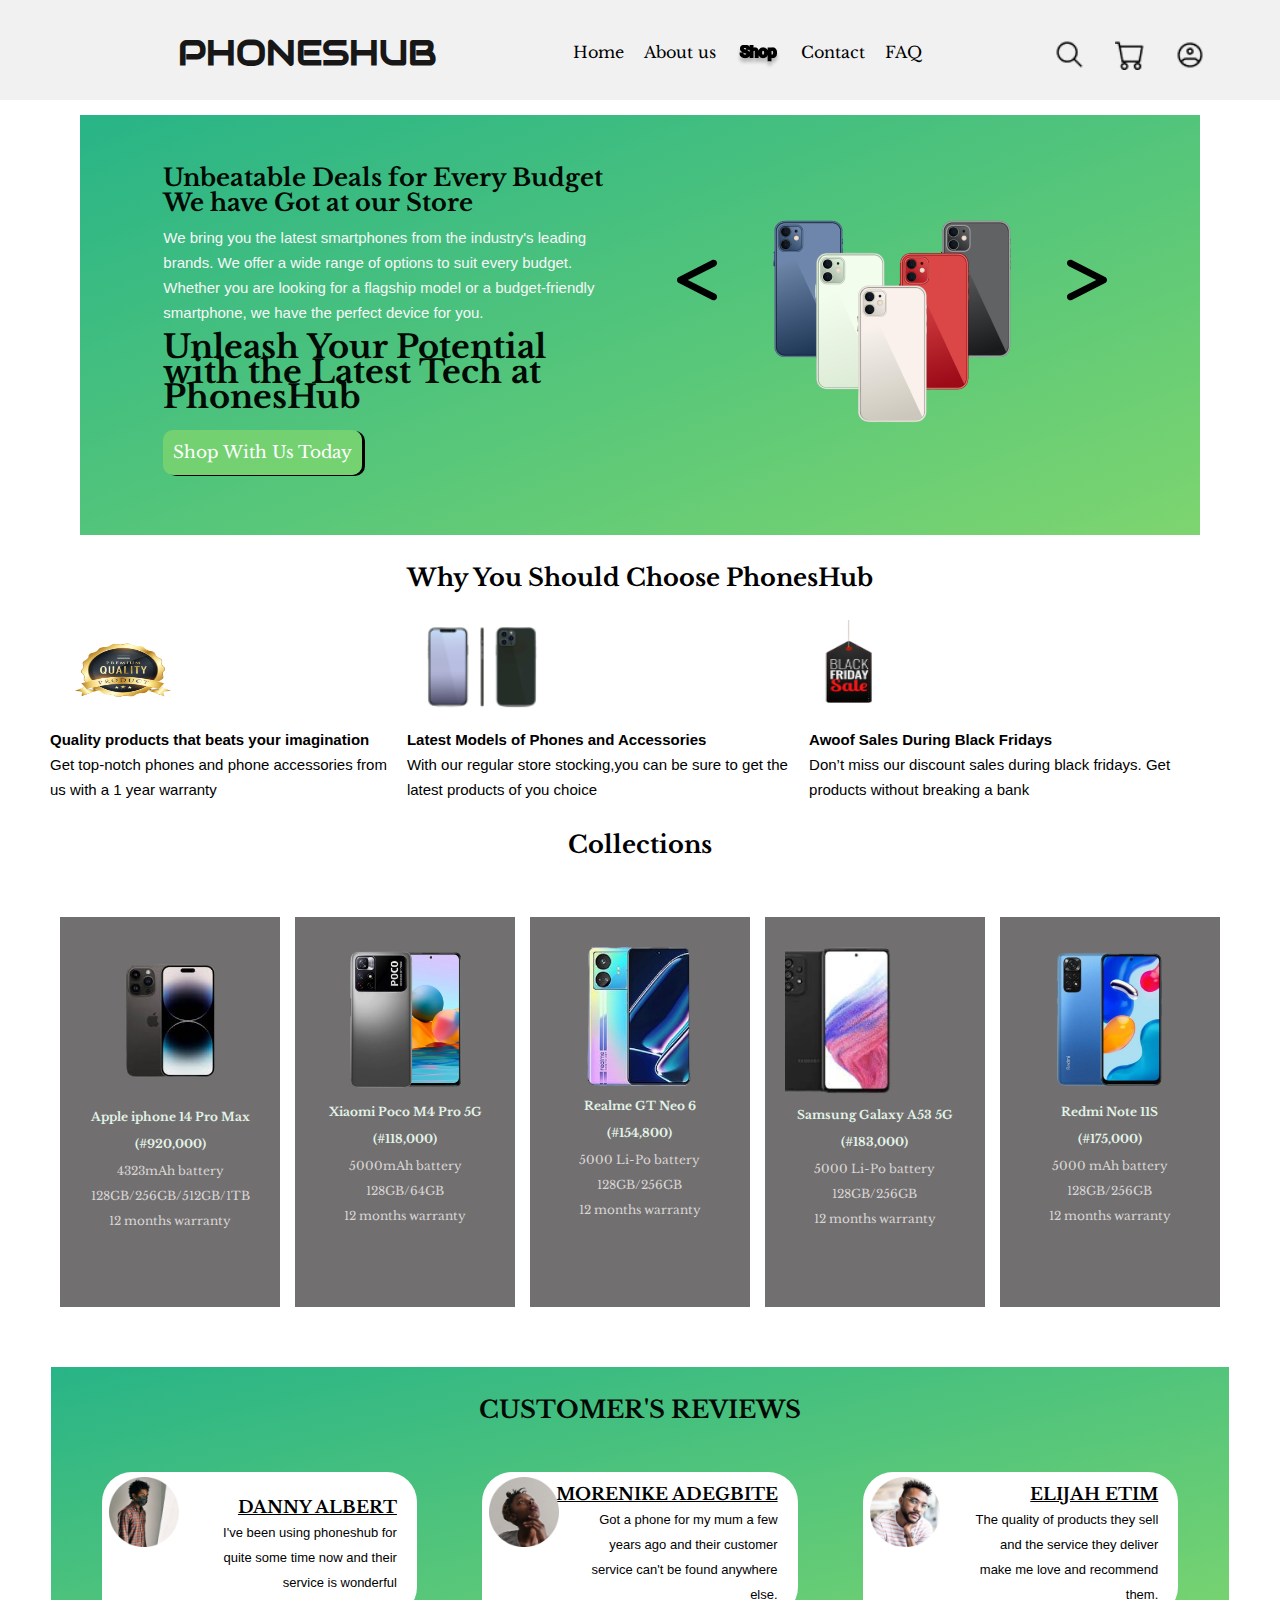
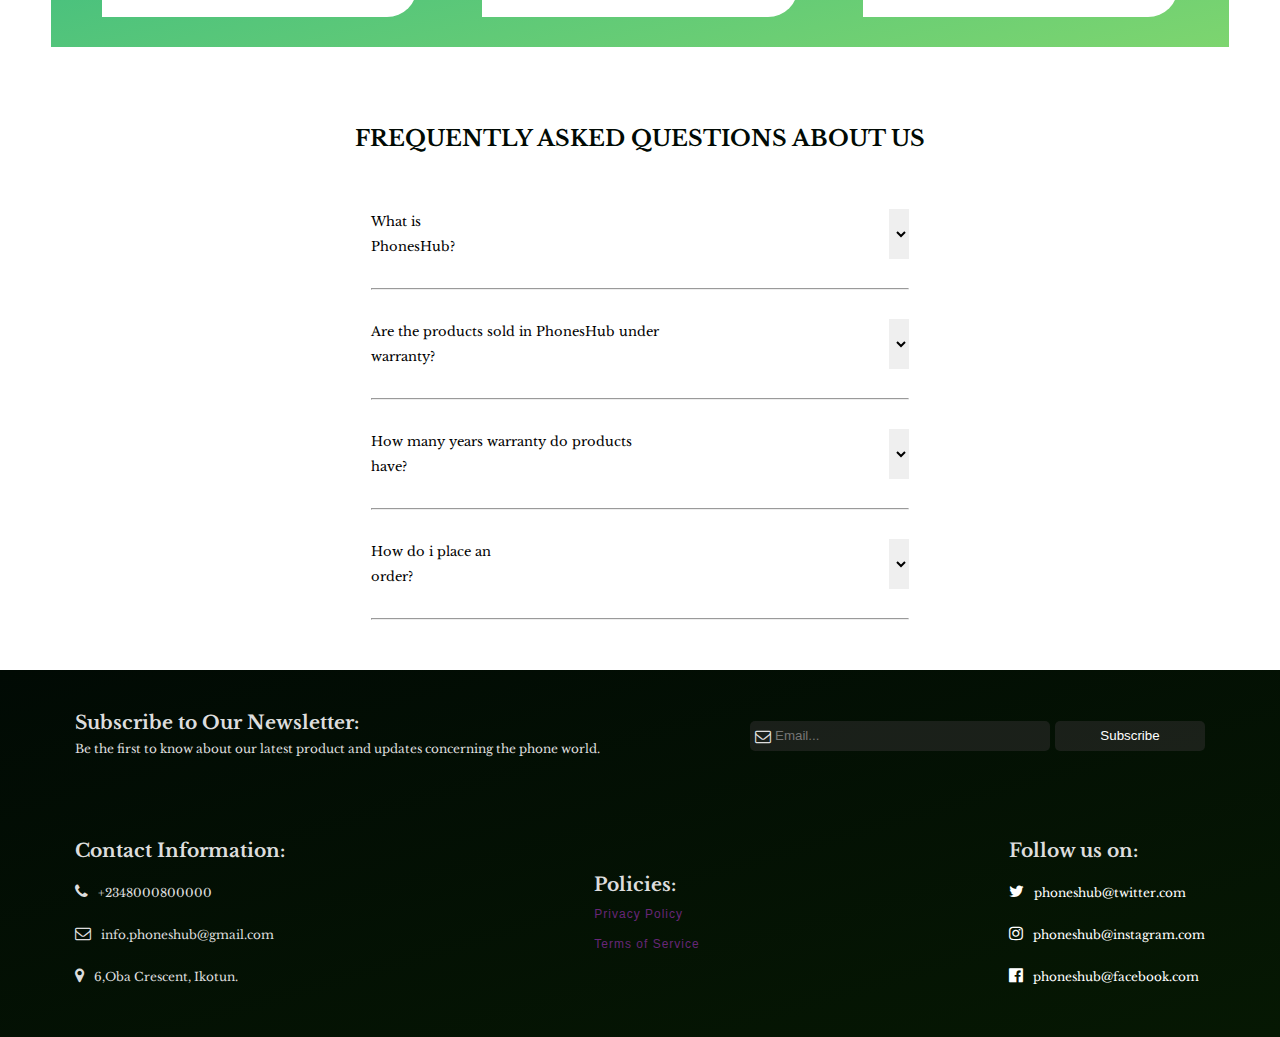
<file: index.html>
<!DOCTYPE html>
<html lang="en">
  <head>
    <meta charset="UTF-8" />
    <meta name="viewport" content="width=device-width, initial-scale=1.0" />
    <link rel="stylesheet" href="css\styles.css" />
    <link rel="shortcut icon" href="images/LOGO/logo.jpg" type="image/x-icon" />
    <link rel="preconnect" href="https://fonts.googleapis.com" />
    <link rel="preconnect" href="https://fonts.gstatic.com" crossorigin />
    <link
      href="https://fonts.googleapis.com/css2?family=Libre+Baskerville:wght@400;700&display=swap"
      rel="stylesheet"
    />
    <link rel="preconnect" href="https://fonts.googleapis.com">
    <link rel="preconnect" href="https://fonts.gstatic.com" crossorigin>
    <link href="https://fonts.googleapis.com/css2?family=Audiowide&display=swap" rel="stylesheet">
    <link rel="stylesheet" href="https://cdnjs.cloudflare.com/ajax/libs/font-awesome/4.7.0/css/font-awesome.min.css" />
    <title>Phones Hub</title>
  </head>
  <body>
    <header>
      <nav class="header-container">
        <div class="menu-bar" onclick="myFunction()">
          <div class="line"></div>
          <div class="line"></div>
          <div class="line"></div>
        </div>
        <a href="#" class="logo">PHONESHUB</a>
        
        <div class="nav-list-items">
          <ul>
            <a href="#home"><li class="nav-list">Home</li></a>
            <a href="#about"><li class="nav-list">About us</li></a>
            <a href="shop.html"><li class="nav-list nav-shop">
                <img src="images/Shop.png" alt="" /></li
            ></a>
            <a href="#contact"><li class="nav-list">Contact</li></a>
            <a href="#faq"><li class="nav-list">FAQ</li></a>
          </ul>
        </div>
        <div class="nav-icons">
          <img src="images/carbon_search.png" alt="" />
          <img src="images/bi_cart.png" alt="" />
          <img src="images/iconamoon_profile-circle-light.png" alt="" />
        </div>
      </nav>
    </header>
    <main>
      <section class="home" id="home">
        <div class="left">
          <h2>Unbeatable Deals for Every Budget We have Got at our Store</h2>
          <p>
            We bring you the latest smartphones from the industry's leading
            brands. We offer a wide range of options to suit every budget.
            Whether you are looking for a flagship model or a budget-friendly
            smartphone, we have the perfect device for you.
          </p>
          <h1>Unleash Your Potential with the Latest Tech at PhonesHub</h1>
          <div class="shop-btn">Shop With Us Today</div>
        </div>
        <div class="home-img-container right">
          <img
            src="images/less-than-solid.svg"
            alt=""
            class="arrow less-than"
          />
          <img src="images/PHONES-removebg-preview 1.png" alt="" />
          <img
            src="images/greater-than-solid.svg"
            alt=""
            class="arrow greater-than"
          />
        </div>
      </section>

      <section class="about" id="about">
        <h2 class="reasons_title">Why You Should Choose PhonesHub</h2>
        <div class="labels">
            <div>
              <img src="images/premium_quality_label.png" alt="Premium Quality Label">
              <h3 class="labels_title">Quality products that beats your imagination</h3>
              <p class="label_text">Get top-notch phones and phone accessories from us with a 1 year warranty</p>
            </div>
            <div>
              <img src="images/phone1.png" alt="">
              <h3 class="labels_title">Latest Models of Phones and Accessories</h3>
              <p class="label_text">With our regular store stocking,you can be sure to get the latest products of you choice</p>
            </div>
            <div>
              <img src="images/black_friday_sales.png" alt="Black Friday's Label">
              <h3 class="labels_title">Awoof Sales During Black Fridays</h3>
              <p class="label_text">Don’t miss our discount sales during black fridays. Get products without breaking a bank</p>
            </div>
        </div>
      </section>

      <section id="shop">
        <h2>Collections</h2>
        <div class="shop-items-container shop">
          <div class="shop-items item-1">
            <div class="shop-img-container">
              <img src="images/iphone_14_pro_max.png" alt="" />
            </div>
            <h3>Apple iphone 14 Pro Max</h3>
            <h3 class="price">(#920,000)</h3>
            <span class="shop-items-spec">4323mAh battery</span>
            <span class="shop-items-spec">128GB/256GB/512GB/1TB</span>
            <span class="shop-items-spec">12 months warranty</span>
          </div>
          <div class="shop-items item-2">
            <div class="shop-img-container">
              <img src="images/poco_m4_pro_5g.png" alt="" />
            </div>
            <h3>Xiaomi Poco M4 Pro 5G</h3>
            <h3 class="price">(#118,000)</h3>
            <span class="shop-items-spec">5000mAh battery</span>
            <span class="shop-items-spec">128GB/64GB</span>
            <span class="shop-items-spec">12 months warranty</span>
          </div>
          <div class="shop-items item-3">
            <div class="shop-img-container">
              <img src="images/realme-gt-neo5.png" alt="" />
            </div>
            <h3>Realme GT Neo 6</h3>
            <h3 class="price">(#154,800)</h3>
            <span class="shop-items-spec">5000 Li-Po battery</span>
            <span class="shop-items-spec">128GB/256GB</span>
            <span class="shop-items-spec">12 months warranty</span>
          </div>
          <div class="shop-items item-4">
            <div class="shop-img-container">
              <img src="images/samsung_galaxy_a53.png" alt="" />
            </div>
            <h3>Samsung Galaxy A53 5G</h3>
            <h3 class="price">(#183,000)</h3>
            <span class="shop-items-spec">5000 Li-Po battery</span>
            <span class="shop-items-spec">128GB/256GB</span>
            <span class="shop-items-spec">12 months warranty</span>
          </div>
          <div class="shop-items item-5">
            <div class="shop-img-container">
              <img src="images/redminote11stwilightblue2.png" alt="" />
            </div>
            <h3>Redmi Note 11S</h3>
            <h3 class="price">(#175,000)</h3>
            <span class="shop-items-spec">5000 mAh battery</span>
            <span class="shop-items-spec">128GB/256GB</span>
            <span class="shop-items-spec">12 months warranty</span>
          </div>
        </div>
      </section>
      <section class="review" id="review">
        <h2>CUSTOMER'S REVIEWS</h2>
        <div class="customers-review-container">
          <div class="customer-review">
            <div>
              <img src="images/customer-1.png" alt="" />
            </div>
            <div>
              <h3>DANNY ALBERT</h3>
              <p>
                I've been using phoneshub for quite some time now and their
                service is wonderful
              </p>
            </div>
          </div>
          <div class="customer-review">
            <img src="images/customer-2.png" alt="" />
            <div>
              <h3>MORENIKE ADEGBITE</h3>
              <p>
                Got a phone for my mum a few years ago and their customer
                service can't be found anywhere else.
              </p>
            </div>
          </div>
          <div class="customer-review">
            <img src="images/customer-3.png" alt="" />
            <div>
              <h3>ELIJAH ETIM</h3>
              <p>
                The quality of products they sell and the service they deliver
                make me love and recommend them.
              </p>
            </div>
          </div>
        </div>
      </section>
      <section class="faq" id="faq">
        <div class="faq-container">
          <h2>FREQUENTLY ASKED QUESTIONS ABOUT US</h2>
          <div>
            <span class="what">What is PhonesHub?</span>
            <select name="what" id="one"></select>
          </div>
          <hr />
          <div>
            <span class="what"
              >Are the products sold in PhonesHub under warranty?</span
            >
            <select name="what" id="two"></select>
          </div>
          <hr />
          <div>
            <span class="what">How many years warranty do products have?</span>
            <select name="what" id="three"></select>
          </div>
          <hr />
          <div>
            <span class="what">How do i place an order?</span>
            <select name="what" id="four"></select>
          </div>
          <hr />
        </div>
      </section>
    </main>
    <footer id="contact">
      <div class="footer-container">
        <div class="upper-container">
          <div class="subscribe">
            <h3>Subscribe to Our Newsletter:</h3>
            <span
              >Be the first to know about our latest product and updates
              concerning the phone world.
            </span>
          </div>
          
          <div class="input-field">
            <i class="fa fa-envelope-o" aria-hidden="true"> </i>
            <input type="email" name="" id="email" placeholder= "Email..." >
            <input type="submit" value="Subscribe" id="submit">
          </div>
        </div>

        <div class="lower-container">
          <div class="contact">
            <h3>Contact Information:</h3>
            <div class="phone-no">
              <i class="fa fa-phone" aria-hidden="true"></i>
              <span> +2348000800000</span>
            </div>
            <div class="email-address">
              <i class="fa fa-envelope-o" aria-hidden="true"></i>
              <span class="email">info.phoneshub@gmail.com</span>
            </div>
            <div class="address">
              <i class="fa fa-map-marker" aria-hidden="true"></i>
              <span>6,Oba Crescent, Ikotun.</span>
            </div>
          </div>
          <div class="policy">
            <h3>Policies:</h3>
            <p><a href="#">Privacy Policy</a></p>
		        <p><a href="#">Terms of Service</a></p>
          </div>
          <div class="social-media contact">
            <h3>Follow us on:</h3>
            <div class="twitter">
              <a href="#">
                <i class="fa fa-twitter" aria-hidden="true"></i>
                <span>phoneshub@twitter.com</span>
              </a>
            </div>
            <div class="instagram">
              <a href="#">
                <i class="fa fa-instagram" aria-hidden="true"></i>
                <span>phoneshub@instagram.com</span>
              </a>
            </div>
            <div class="facebook">
              <a href="#">
                <i class="fa fa-facebook-official" aria-hidden="true"></i>
                <span>phoneshub@facebook.com</span>
              </a>
            </div>
          </div>
        </div>
      </div>
    </footer>
  </body>
</html>
</file>
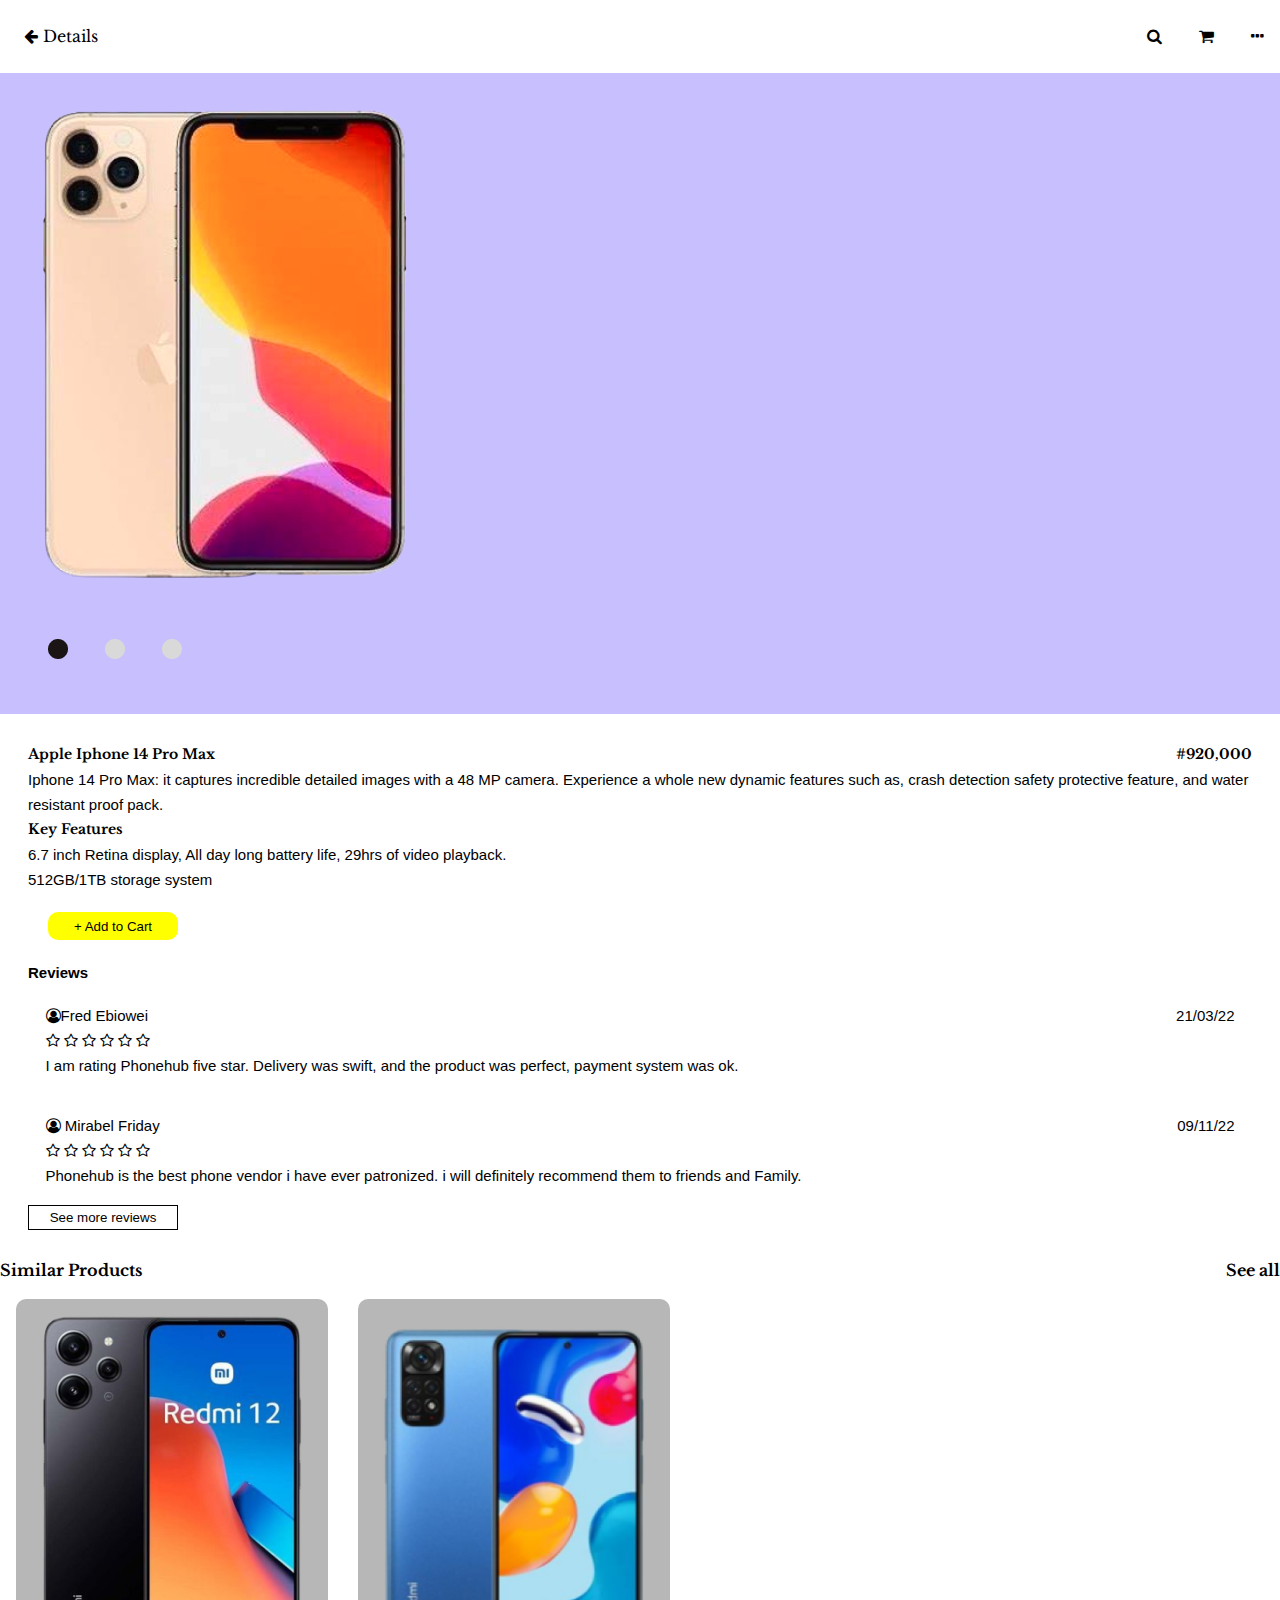
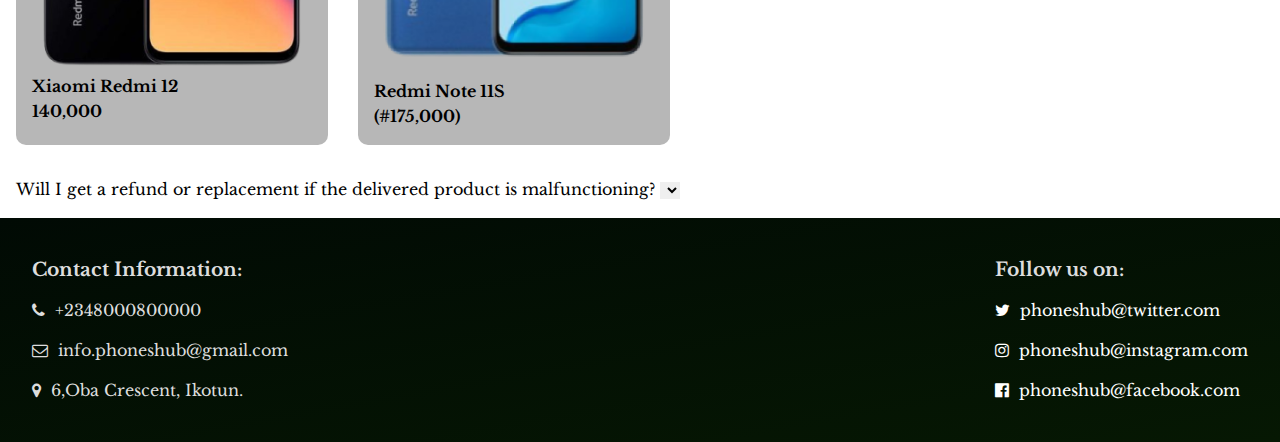
<file: shop.html>
<!DOCTYPE html>
<html lang="en">
<head>
    <meta charset="UTF-8">
    <meta name="viewport" content="width=device-width, initial-scale=1.0">
    <link rel="stylesheet" href="css/styles.css">
    <link rel="preconnect" href="https://fonts.googleapis.com" />
    <link rel="preconnect" href="https://fonts.gstatic.com" crossorigin />
    <link
      href="https://fonts.googleapis.com/css2?family=Libre+Baskerville:wght@400;700&display=swap"
      rel="stylesheet"
    />
    <link rel="stylesheet" href="https://cdnjs.cloudflare.com/ajax/libs/font-awesome/4.7.0/css/font-awesome.min.css" />
    <title>Shop with us</title>
</head>
<body>
    <header>
        <nav>
            <div class="shop-nav">
                <div class="left-nav">
                    <i class="fa fa-arrow-left" aria-hidden="true"></i>
                    <span>Details</span>
                </div>
                <div class="right-nav">
                    <ul>
                        <li class="nav-list"><i class="fa fa-search" aria-hidden="true"></i></li>
                        <li class="nav-list"><i class="fa fa-shopping-cart" aria-hidden="true"></i></li>
                        <li class="nav-list"><i class="fa fa-ellipsis-h" aria-hidden="true"></i></li>
                    </ul>
                </div>
            </div>
        </nav>
    </header>

    <main>
        <div class="details">
            <div>
                <img src="images/image10.png" alt="">
            </div> 
            <div class="ellipse-img">
                <img src="images/Ellipse3.png" alt="">
                <img src="images/Ellipse4.png" alt="">
                <img src="images/Ellipse4.png" alt="">
            </div>
        </div>

        <section class="features">
            <div>
                <div class="apple">
                    <div><b>Apple Iphone 14 Pro Max</b></div>
                    <div><b>#920,000</b></div>
                </div>
                <p>
                    Iphone 14 Pro Max: it captures incredible detailed images with a 48 MP camera. Experience a whole new dynamic features such as, crash detection safety protective feature, and water resistant proof pack.
                </p>

                <b class="key_features">Key Features</b>
                <p>6.7 inch Retina display, All day long  battery life, 29hrs of video playback. <br />512GB/1TB storage system</p>
            </div>
    
            <button class="cart-btn"> + Add to Cart</button>
            <p><b>Reviews</b></p>
            <div class="ratings">
                <div> 
                    <p><i class="fa fa-user-circle-o" aria-hidden="true"></i>Fred Ebiowei</p>
                    <p class="rated-reviews">
                        <i class="fa fa-star-o" aria-hidden="true"></i>
                        <i class="fa fa-star-o" aria-hidden="true"></i>
                        <i class="fa fa-star-o" aria-hidden="true"></i>
                        <i class="fa fa-star-o" aria-hidden="true"></i>
                        <i class="fa fa-star-o" aria-hidden="true"></i>
                        <i class="fa fa-star-o" aria-hidden="true"></i>
                   </p>
                   <p class="rated-reviews">
                    I am rating Phonehub five star. Delivery was swift, and the product was perfect, payment system was ok. 
                   </p>
                </div>
                <div><p class="review-date">21/03/22</p></div>
            </div>

            <div class="ratings">
                <div>
                    <p><i class="fa fa-user-circle-o" aria-hidden="true"></i> Mirabel Friday</p>
                    <p class="rated-reviews">
                        <i class="fa fa-star-o" aria-hidden="true"></i>
                        <i class="fa fa-star-o" aria-hidden="true"></i>
                        <i class="fa fa-star-o" aria-hidden="true"></i>
                        <i class="fa fa-star-o" aria-hidden="true"></i>
                        <i class="fa fa-star-o" aria-hidden="true"></i>
                        <i class="fa fa-star-o" aria-hidden="true"></i>
                   </p>
                   <p class="rated-reviews">
                    Phonehub is the best phone vendor i have ever patronized. i will definitely recommend them to friends and Family.
                   </p>
                </div>
                <div><p class="review-date">09/11/22</p></div>
            </div>
            <button class="reviews-btn">See more reviews</button>
        </section>

        <section class="other-products">
            <!-- <h3>Similar Products <span class="review-date">See all</span></h3> -->
            <div class="apple">
                <div><b>Similar Products</b></div>
                <div><b>See all </b></div>
            </div>

            <div class="similar-phones">
                <div>
                    <img src="images/image5.png" alt="">
                    <span class="names">Xiaomi Redmi 12</span>
                    <span class="names">140,000</span>
                </div>
                <div>
                    <img src="images/image7.png" alt="">
                    <span class="names">Redmi Note 11S</span>
                    <span class="names">(#175,000)</span>
                </div>
            </div>

            <div class="question">
                <span class="what">Will I get a refund or replacement if the delivered product is malfunctioning?</span>
                <select name="what" id="five"></select>
            </div>
        </section>
    </main>

    <footer>
        <div class="lower-container details-footer">
            <div class="contact">
              <h3>Contact Information:</h3>
              <div class="phone-no">
                <i class="fa fa-phone" aria-hidden="true"></i>
                <span> +2348000800000</span>
              </div>
              <div class="email-address">
                <i class="fa fa-envelope-o" aria-hidden="true"></i>
                <span class="email">info.phoneshub@gmail.com</span>
              </div>
              <div class="address">
                <i class="fa fa-map-marker" aria-hidden="true"></i>
                <span>6,Oba Crescent, Ikotun.</span>
              </div>
            </div>
            <div class="social-media contact">
                <h3>Follow us on:</h3>
                <div class="twitter">
                  <a href="#">
                    <i class="fa fa-twitter" aria-hidden="true"></i>
                    <span>phoneshub@twitter.com</span>
                  </a>
                </div>
                <div class="instagram">
                  <a href="#">
                    <i class="fa fa-instagram" aria-hidden="true"></i>
                    <span>phoneshub@instagram.com</span>
                  </a>
                </div>
                <div class="facebook">
                  <a href="#">
                    <i class="fa fa-facebook-official" aria-hidden="true"></i>
                    <span>phoneshub@facebook.com</span>
                  </a>
                </div>
            </div>
        </div>
    </footer>
</body>
</html>
</file>
<file: css/styles.css>
* {
  box-sizing: border-box;
  margin: 0;
  padding: 0;
}

body {
  height: 100vh;
  width: 100%;
  background-color: white;
  font-family: "Libre Baskerville", serif;
  line-height: 25px;
  position: absolute;
}

/** navBar **/

.header-container {
  position: fixed;
  top: 0;
  background-color: #f1f1f2;
  height: 100px;
  width: 100%;
  padding: 0 60px;
  display: flex;
  justify-content: space-between;
  z-index: 1;
}

.logo {
  text-decoration: none;
  margin: 40px 20px;
  color: #171717;
  font-size: 35px;
  font-style: normal;
  font-weight: 900;
  font-family: "Audiowide", cursive;
}

.nav-list-items ul {
  display: flex;
  flex-direction: row;
  justify-content: space-evenly;
  gap: 20px;
  margin: 40px 20px;
}

.nav-list-items ul > a {
  text-decoration: none;
}

.nav-list {
  list-style-type: none;
  color: black;
  transition: 0.4s;
}

.nav-list:hover {
  cursor: pointer;
  background-color: #75d272;
  color: white;
  padding: 3px 10px;
  border-radius: 3px;
  box-shadow: black 1px 1px;
}

.nav-list:active {
  box-shadow: none;
  background-color: rgba(125, 213, 111, 0.7);
  transition: all ease-in-out 0.3s;
}

.nav-list-items ul .nav-shop {
  margin-top: 5px;
  height: 25px;
}

.nav-icons {
  display: flex;
  justify-content: space-evenly;
}

.nav-icons img {
  width: 30px;
  height: 30px;
  margin: 40px 15px;
}

.nav-icons img:hover {
  transform: scale(1.1);
  cursor: pointer;
}

/** Section-one - home **/

.home {
  background: linear-gradient(to left top, #7dd56f, #28b487);
  margin: 115px 80px 20px;
  display: flex;
  padding: 50px 10px;
  justify-content: space-evenly;
}

.left,
.right {
  width: 40%;
  color: rgb(1, 10, 4);
}

.home-img-container {
  display: flex;
  align-items: center;
  gap: 50px;
}

.right > img {
  width: 250px;
}

.right > .arrow {
  width: 40px;
  margin-bottom: 90px;
}

.left {
  display: flex;
  flex-direction: column;
  justify-content: space-evenly;
  gap: 10px;
}

.home > .left > p {
  color: #f7f7f7;
}

.home > .left > .shop-btn {
  color: white;
  background-color: rgba(125, 213, 111, 0.8);
  width: fit-content;
  padding: 10px;
  border-radius: 10px;
  margin: 10px 0;
  font-size: 17px;
  box-shadow: black 3px 1px;
  transition: 0.4s;
}

.home > .left > .shop-btn:hover {
  background-color: rgba(125, 213, 111, 0.5);
  cursor: pointer;
}

.home > .left > .shop-btn:active {
  box-shadow: none;
}

/** Section-two - about us **/
.about-container {
  display: grid;
  grid-template-columns: repeat(3, 1fr);
  grid-auto-rows: minmax(150px, auto);
  align-items: space-evenly;
  justify-items: center;
  padding: 0 60px 60px;
  margin: 10px 80px;
}

.about h2 {
  text-align: center;
  margin: 30px auto;
}
.labels {
  display:flex;
justify-content: center;
align-items: center;
gap: 1em;
width: 90%;
margin: 30px 10px 30px 50px;
}
.labels img {
  width: 150px;
  height: 100px;
}
.labels h3, p {
  font-family: Verdana, Geneva, Tahoma, sans-serif;
  font-size: 15px;
}

/** Section-three - shop **/
.shop {
  display: flex;
  align-items: center;
  justify-content: space-between;
  margin: 60px;
}

#shop h2 {
  text-align: center;
  font-weight: bold;
}

#shop h3 {
  text-align: center;
  margin-bottom: 2px;
  font-weight: bold;
  color: #e3f3e8;
}

.shop-items {
  background-color: rgba(77, 75, 75, 0.8);
  color: rgb(216, 213, 213);
  padding: 30px 20px 0;
  min-width: 19%;
  min-height: 390px;
  transition: all 0.5s;
}

.shop-items:hover {
  transform: scale(1.1);
}

.shop-items span {
  display: block;
  text-align: center;
}

.shop-items img {
  width: 180px;
}

.shop-img-container {
  text-align: center;
}

.shop-items .shop-items-spec {
  font-size: 12px;
}

.shop-items h3 {
  font-size: 12px;
  font-weight: bolder;
  text-align: center;
}

.item-1 img {
  width: 145px;
}

.item-2 img {
  width: 145px;
}

.item-3 img {
  width: 105px;
}

.item-5 img {
  width: 145px;
}

/* Section-four - reviews */
.review {
  background: linear-gradient(to left top, #7dd56f, #28b487);
  padding: 30px 5px;
  width: 92%;
  margin: auto;
}
.review h2 {
  text-align: center;
  font-weight: bold;
  color: #010a04;
}

.customers-review-container {
  display: flex;
  margin-top: 50px;
  justify-content: space-evenly;
  gap: 20px;
}

.customer-review {
  width: 27%;
  display: flex;
  justify-content: space-between;
  align-items: center;
  background-color: white;
  padding: 10px 20px;
  border-radius: 30px 30px 30px 0;
  position: relative;
}

.customer-review img {
  width: 70px;
  position: absolute;
  top: 5px;
  left: 7px;
}

.customer-review img:hover {
  transform: scale(1.1);
}

.customer-review h3 {
  text-align: right;
  font-size: 17px;
  font-weight: bolder;
  text-decoration: underline;
  transition: all 0.5s;
}

.customer-review h3:hover {
  cursor: pointer;
}

.customer-review h3:active {
  transform: scale(1.1);
}

.customer-review p {
  text-align: right;
  font-size: 13px;
  width: 70%;
  margin-left: 30%;
}

/* section-five - FAQ */
.faq-container {
  display: flex;
  flex-direction: column;
  justify-content: space-evenly;
  margin: 50px auto;
  width: 60%;
}

.faq-container h2,
.faq-container div {
  margin: 29px auto;
}

.faq-container h2 {
  font-size: 22px;
}

.faq-container div {
  width: 70%;
}

hr {
  width: 70%;
  margin: auto;
}

.faq-container h2 {
  color: #010a04;
  font-weight: bold;
  text-align: center;
}

.faq-container div .what {
  margin-right: 100px;
  text-align: left;
}

.faq-container div {
  display: flex;
  flex-direction: row;
}

.faq-container span {
  font-size: 13px;
}

.faq-container div select {
  border: none;
  /* margin-left: 280px; */
}

.faq-container #one {
  margin-left: 300px;
}

.faq-container #two {
  margin-left: 85px;
}

.faq-container #three {
  margin-left: 140px;
}

.faq-container #four {
  margin-left: 275px;
}

/* Footer */

.footer-container {
	background: linear-gradient(to left top, #061803, #010a04);
	color: #dddddd;
	padding: 40px 75px;
	display: flex;
	flex-direction: column;
	gap: 70px;
  }
  
  .footer-container span {
	font-size: 12px;
  }
  
  .upper-container {
	display: flex;
	align-items: center;
	justify-content: space-between;
  }
  
  .subscribe {
	width: 50%;
	line-height: 25px;
  }
  
  .input-field {
	position: relative;
  }
  
  .input-field #email{
	border: none;
	padding-left: 25px;
	margin-left: 5px;
	background: rgba(49, 48, 48, 0.5);
	height: 30px;
	width: 300px;
	border-radius: 5px;
	color: white;
  }
  .input-field #submit{
	border: none;
	background: rgba(49, 48, 48, 0.5);
	height: 30px;
	width: 150px;
	border-radius: 5px;
	color: white;
  }
  
  .input-field input:focus {
	outline: none;
  }
  
  .input-field i {
	position: absolute;
	z-index: 5;
	top: 7px;
	left: 10px;
  }
  span:hover {
	cursor: pointer;
  }
  
  .lower-container {
	display: flex;
	align-items: center;
	justify-content: space-between;
  }
  
  .contact {
	line-height: 40px;
  }
  
  .contact span {
	margin-left: 5px;
  }
  
  .policy a {
	display: block;
	margin-top: 5px;
	font-size: 12px;
	letter-spacing: 1px;
	text-decoration: none;
	color: rgb(103, 38, 119);
  }
  
  .social-media div {
	display: flex;
	gap: 5px;
	align-items: center;
 }
 .social-media a {
	color: #fff;
	text-decoration: none;
 }

 /* Styling the Shop Page */

 .shop-nav {
  display: flex;
  flex-direction: row;
  align-items: center;
  justify-content: space-between;
  width: 100%;
 }
 .left-nav {
  padding: 1em;
  margin: .5em;
 }
.right-nav li {
  display: inline;
  list-style-type: none;
  padding: .5em;
  margin: .5em;
}
.details {
  background-color: #C8BFFE;
  width: 100%;
}
.ellipse-img {
  display: inline;
  padding: 2em;
  margin-bottom: 2em;
}
.ellipse-img img {
  display: inline;
  padding: 1em;
  margin-bottom: 2em;
}

.features {
  padding: 2em;
  font-size: 14px;
}
.apple {
  display: flex;
  justify-content: space-between;
}
.key_features {
  margin-top: 2em;
}

.cart-btn {
  border: none;
  background-color: yellow;
  padding: 0.5em;
  margin: 1.5em;
  border-radius: 10px;
  width: 130px;
}
.ratings {
  display: flex;
  justify-content: space-between;
  padding: 1.25em;
}
.reviews-btn {
  border: 1px solid #000;
  background-color: white;
  padding: 0.3em;
  width: 150px;
}
.names {
  display: block;
  font-weight: bold;
}
.similar-phones {
  display: flex;
  gap: 30px;
  padding: 1em;
}
.similar-phones > div {
  background-color: #B7B7B7 ;
  padding: 1em;
  border-radius: 10px;
  max-width: 100%;
}
.question {
  padding: 1em;
}
select {
  border: none;
}

.details-footer {
	background: linear-gradient(to left top, #061803, #010a04);
	color: #dddddd;
	padding: 40px 75px;
	display: flex;
  padding: 2em;
	gap: 70px;
  }


@media screen and (max-width: 768px) {

  .line {
		width: 40px;
		height: 4px;
    margin: 0.5em;
		border-radius: 5px;
		background-color: #010a04;
		transition: 0.4s;
	} 
  .menu-bar {
    margin: 2.4em;
  }

  .menu-bar:hover {
		.line:nth-child(1) {
			transform: rotate(45deg) translate(6px, 6px) ;
		}
		.line:nth-child(2) {
			opacity: 0;
		}
		.line:nth-child(3) {
			transform: rotate(-45deg) translate(8px, -15px) ;
		}
	}

/* .nav-icons {
  display:none;
} */
  .header-container {
    padding: 0 20px;
  }

  .logo {
    font-size: 25px;
  }

  .nav-list-items {
    display:none;
  }

  .nav-icons img {
    margin: 40px 5px;
  }

  .home {
    margin: 115px 20px 20px;
    display: block;
    /* flex-direction: column; */
  }

  .home-img-container {
    /* flex-direction: column; */
    align-items: center;
  }

  .right > img {
   width: 180px;
  }

  .home > .left,
  .home > .right {
    width: 100%;
    text-align: center;
  }

  .home > .left > h2,
  .home > .left > p,
  .home > .left > h1 {
    font-size: 16px;
  }

  .home > .left > .shop-btn {
    font-size: 14px;
    padding: 8px 20px;
  }

  .labels{
		display:flex;
		flex-direction: column;
		justify-content: center;
		align-items: center;
		margin: 30px auto;
		gap: 0.6em;
		width: 100%;
		text-align: center;
	}
	.labels img {
		width: 200px;
		height: 150px;
		margin: 0 auto;
	}
  .shop {
    flex-direction: column;
    gap: 20px;
    margin: 30px;
  }

  .shop-items {
    min-width: 90%;
  }

  .shop-img-container img {
    width: 120px;
  }

  .shop-items h3,
  .shop-items .price,
  .shop-items .shop-items-spec {
    font-size: 12px;
  }

  .review {
    margin: 30px;
  }

  .customers-review-container {
    flex-direction: column;
    align-items: center;
  }

  .customer-review {
    flex-direction: column;
    align-items: center;
    padding: 20px;
    width: 90%;
    border-radius: 30px;
  }

  .customer-review h3,
  .customer-review p {
    text-align: center;
  }

  .faq-container {
    width: 90%;
    margin: 20px auto;
    padding: 20px;
  }

  .faq-container h2 {
    font-size: 14px;
  }

  .faq-container div {
    width: 100%;
    text-align: center;
  }

  .faq-container hr {
    width: 100%;
  }

  .faq-container div .what {
    margin-right: 0;
    text-align: left;
    font-size: 1rem;
  }

  .faq-container div select {
    margin-left: 0;
    width: 100%;
    display: none;
  }

  .faq-container div select:focus {
    outline: none;
  }

  .footer-container {
    padding: 40px 20px;
    gap: 40px;
  }
  .upper-container {
    display: flex;
    flex-direction: column;
  }
  .subscribe {
    width: 100%;
    text-align: center;
  }
  .subsrcibe span {
    font-size: 1rem;
  }

  .input-field {
    display: flex;
    flex-direction: row;
    justify-content: space-between;
    gap: 10px;
  }
  .input-field label #email {
    /* width: 100%; */
    max-width: 200px;
  }

  .lower-container {
    flex-direction: column;
  }
  .lower-container span {
    font-size: 0.9rem;
  }

  .similar-phones {
    display: flex;
    flex-direction: column;
    gap: 30px;
    padding: 1em;
  }
}


@media screen and (max-width: 530px) {
  .shop-nav {
    display: flex;
    flex-direction: row;
    align-items: center;
    justify-content: space-between;
    width: 400px; 
   }
}
</file>
